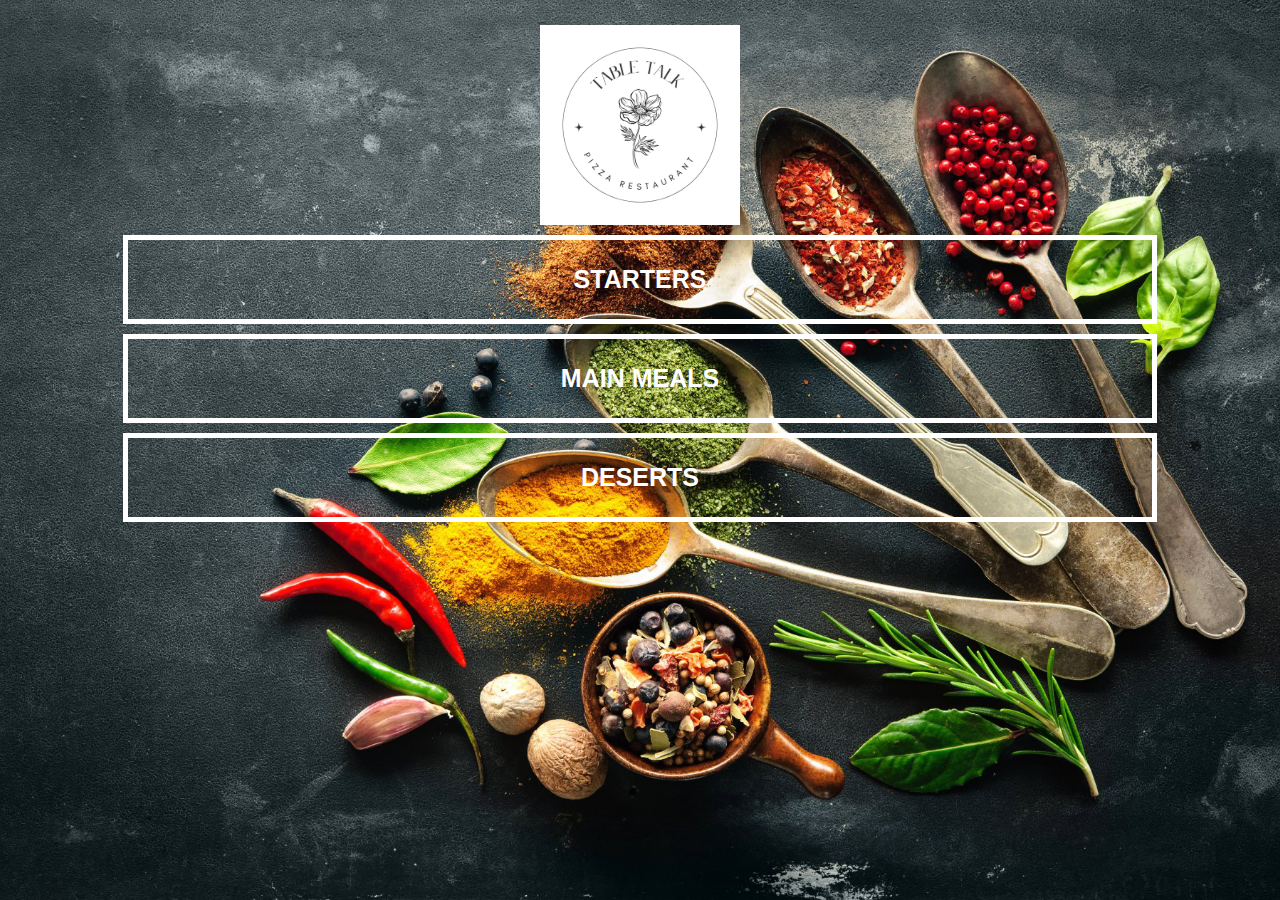
<file: index.html>
<!DOCTYPE html>
<html>
     <head>
            <title>Restaurant</title>
            <link rel="stylesheet" href="style.css">
     </head>

     <body class="body-home">
        <div id="home">
            

            <img src="images/logo.png" id="home-logo-img">
            

            <diiv class="home-menu">

                <a href="starters.html" class="home-menu-item">
                    <p>Starters</p>   
                </a>
                
                <a href="mains.html" class="home-menu-item">
                    <p>Main Meals
                    </p>
                </a>
            
                <a href="deserts.html" class="home-menu-item">
                    <p>Deserts</p>
                </a>
           
            </diiv>

        </div>

     </body>

</html>
</file>
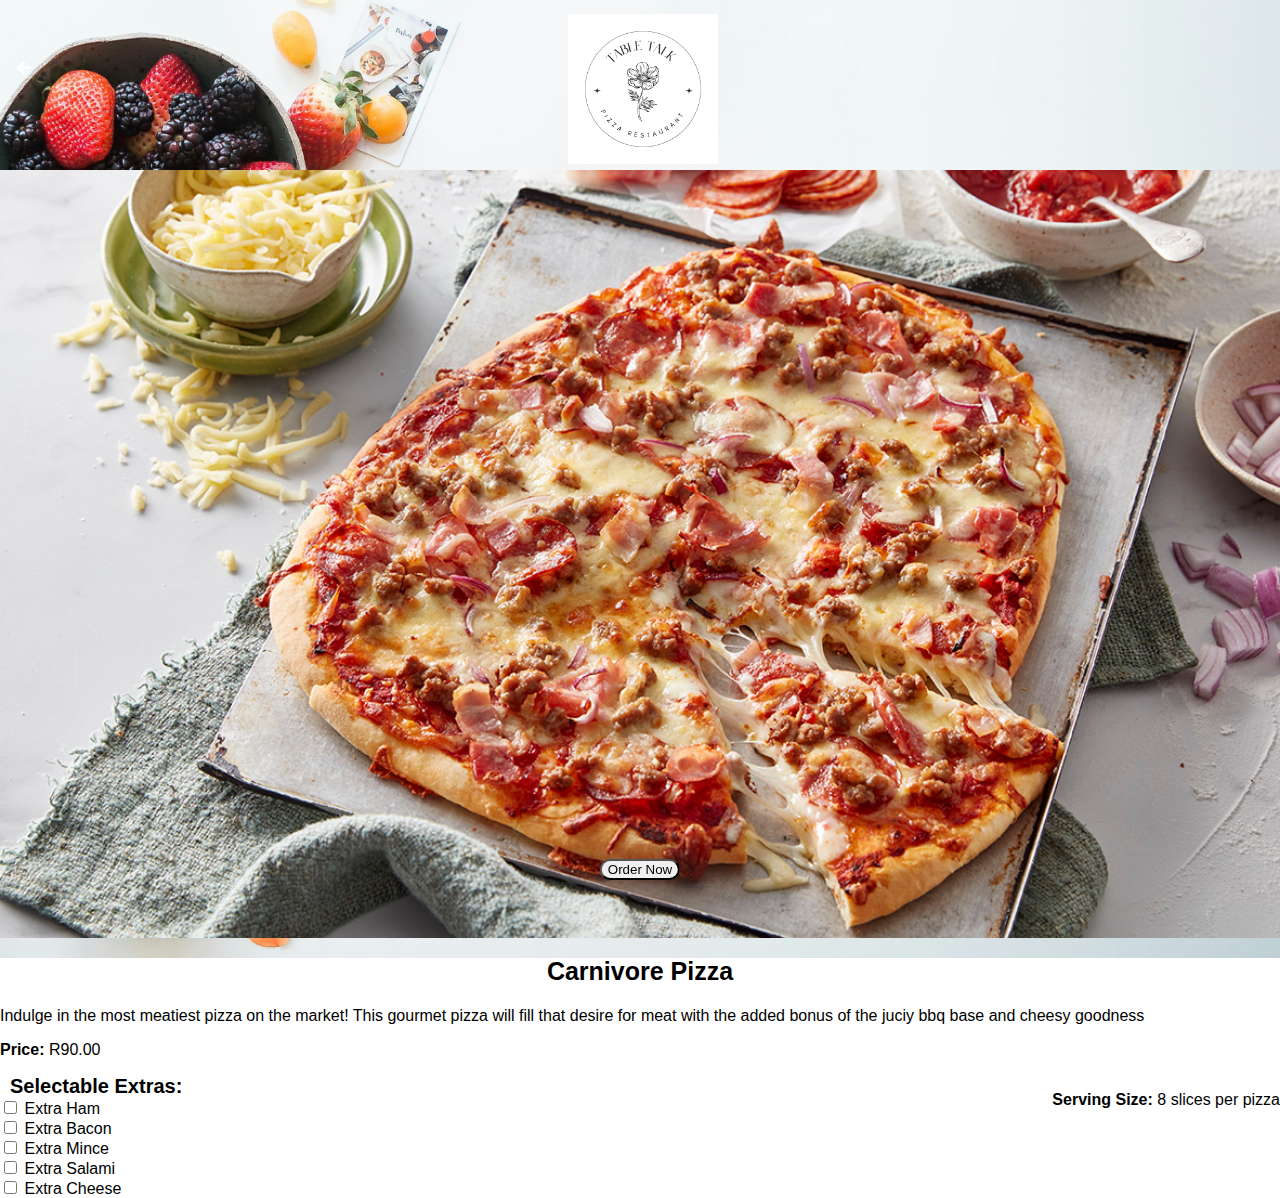
<file: carnivore.html>
<!DOCTYPE html>
<html>
     <head>
            <title>My Recipe Book | Meals | Carnivore</title>
            <link rel="stylesheet" href="style.css">
            <link rel="stylesheet" href="fontAwesome/css/all.css">
     </head>

     <body class="body-recipes">

        <div class="header">
            <a href="mains.html">
                <i class="fas fa-arrow-left"></i>
            </a>

            <img src="images/logo.png">
        </div>

        <div id="food">
           
            <div class="food-details">
                <img src="images/carni.jpg">
                
                <h1>Carnivore Pizza</h1>

                <p>Indulge in the most meatiest pizza on the market! This gourmet pizza will fill that desire for meat with
                    the added bonus of the juciy bbq base and cheesy goodness 
                </p>

                <div class="recipe-details-info">
                    <p><b>Price:  </b>  R90.00</p>
                    <p style="float: right;"><b>Serving Size: </b> 8 slices per pizza</p>
                </div>

                <div class="recipe-details-ingredients">
                    <h2>Selectable Extras: </h2>

                    <input id="check-01" type="checkbox">
                    <label for="check-01">Extra Ham</label>

                    <br>

                    <input id="check-02" type="checkbox">
                    <label for="check-02">Extra Bacon  </label>

                    <br>

                    <input id="check-03" type="checkbox">
                    <label for="check-03">Extra Mince</label>

                    <br>

                    <input id="check-04" type="checkbox">
                    <label for="check-04">Extra Salami </label>

                    <br>

                    <input id="check-05" type="checkbox">
                    <label for="check-05">Extra Cheese </label>

                    <br>
                </div>
                
                
            </div>

        </div>
        
         
         
     </body>
     <a href="Thankyou.html">
        <button class id="button">
            Order Now
        </button>
         </a> 
</html>
</file>
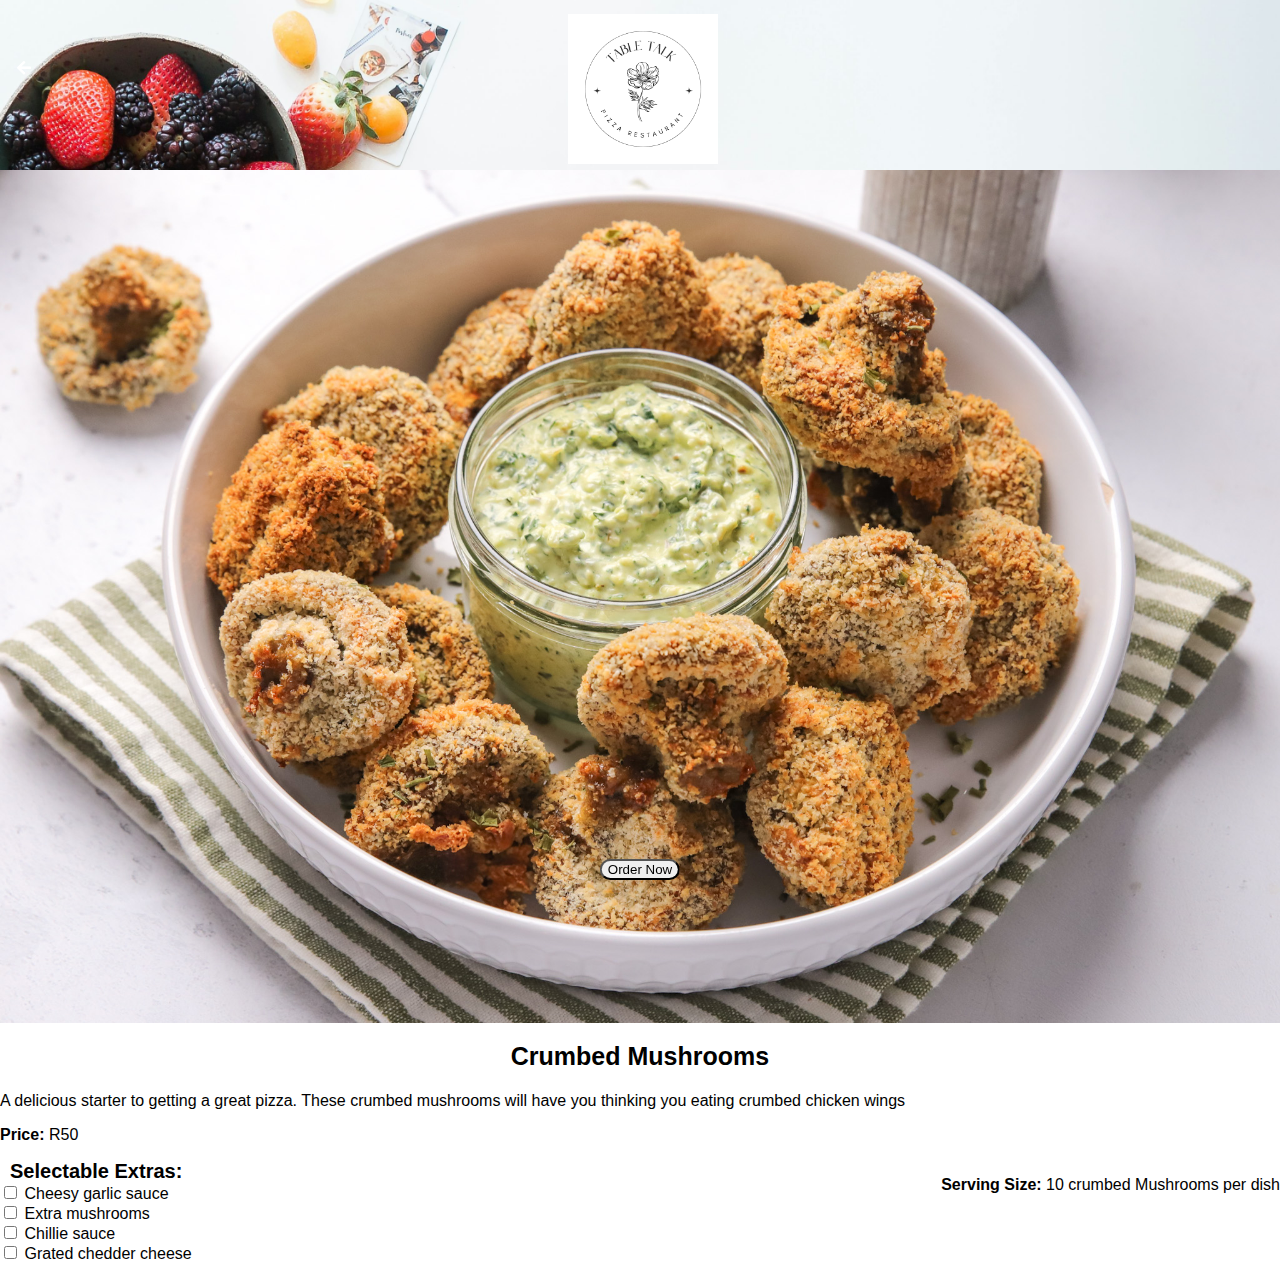
<file: crumbmushrooms.html>
<!DOCTYPE html>
<html>
     <head>
            <title>My Recipe Book | Meals | Crumbed Mushrooms</title>
            <link rel="stylesheet" href="style.css">
            <link rel="stylesheet" href="fontAwesome/css/all.css">
     </head>

     <body class="body-recipes">

        <div class="header">
            <a href="starters.html">
                <i class="fas fa-arrow-left"></i>
            </a>

            <img src="images/logo.png">
        </div>

        <div id="food">
           
            <div class="food-details">
                <img src="images/crumbed.jpg">
                
                <h1>Crumbed Mushrooms</h1>

                <p>A delicious starter to getting a great pizza. These crumbed mushrooms will have you thinking you eating
                    crumbed chicken wings
                </p>

                <div class="recipe-details-info">
                    <p><b>Price:  </b>  R50</p>
                    <p style="float: right;"><b>Serving Size: </b> 10 crumbed Mushrooms per dish</p>
                </div>

                <div class="recipe-details-ingredients">
                    <h2>Selectable Extras: </h2>

                    <input id="check-01" type="checkbox">
                    <label for="check-01">Cheesy garlic sauce</label>

                    <br>

                    <input id="check-02" type="checkbox">
                    <label for="check-02">Extra mushrooms</label>

                    <br>

                    <input id="check-03" type="checkbox">
                    <label for="check-03">Chillie sauce</label>

                    <br>

                    <input id="check-04" type="checkbox">
                    <label for="check-04">Grated chedder cheese </label>

                   
                </div>
                
                
            </div>

        </div>
        
         
         
     </body>
     <a href="Thankyou.html">
        <button class id="button">
            Order Now
        </button>
         </a>
</html>
</file>
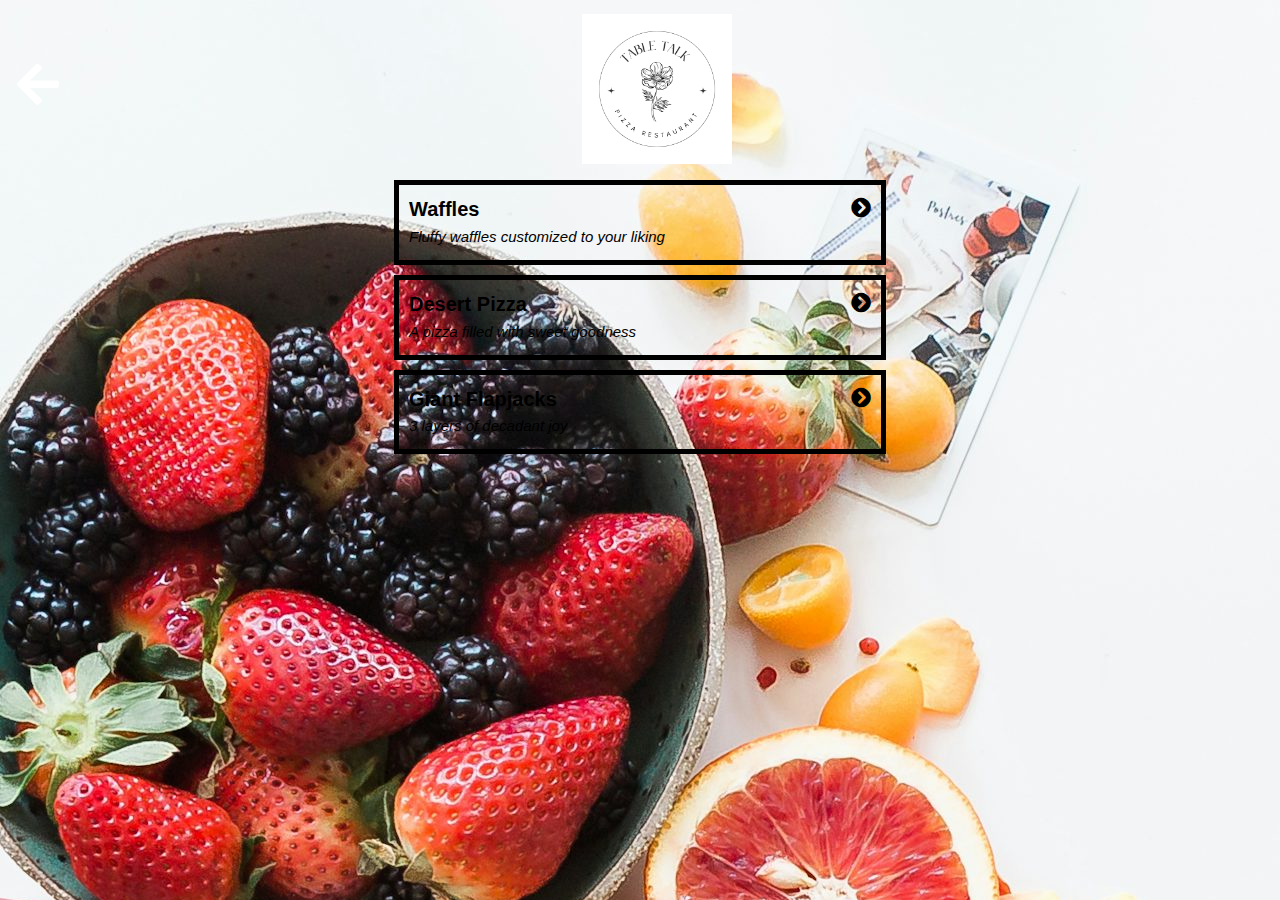
<file: deserts.html>
<!DOCTYPE html>
<html>
     <head>
            <title>My Recipe Book | Deserts</title>
            <link rel="stylesheet" href="style.css">
            <link rel="stylesheet" href="fontAwesome/css/all.css">
     </head>

     <body class="body-meals">

        <div class="header">
            <a href="index.html">
                <i class="fas fa-arrow-left fa-3x"></i>
            </a>

            <img src="images/logo.png">
        </div>

        <div id="meals">
           
            <div class="meals-list">
            
            <a href="waffles.html">
                <div class="meals-list-item">
                    <h1>Waffles <i class="fas fa-chevron-circle-right"></i></h1>
                    
                    <p>Fluffy waffles customized to your liking</p>
                </div>

                    <a href="pizza.html">
                        <div class="meals-list-item">
                            <h1>Desert Pizza<i class="fas fa-chevron-circle-right"></i></h1>
                            
                            <p>A pizza filled with sweet goodness</p>
                        </div>

                            <a href="gaintjacks.html">
                                <div class="meals-list-item">
                                    <h1>Giant Flapjacks <i class="fas fa-chevron-circle-right"></i></h1>
                                    
                                    <p>3 layers of decadant joy</p>
                                </div>
                </div>
            </a>
           </div>
           

        </div>

     </body>

</html>
</file>
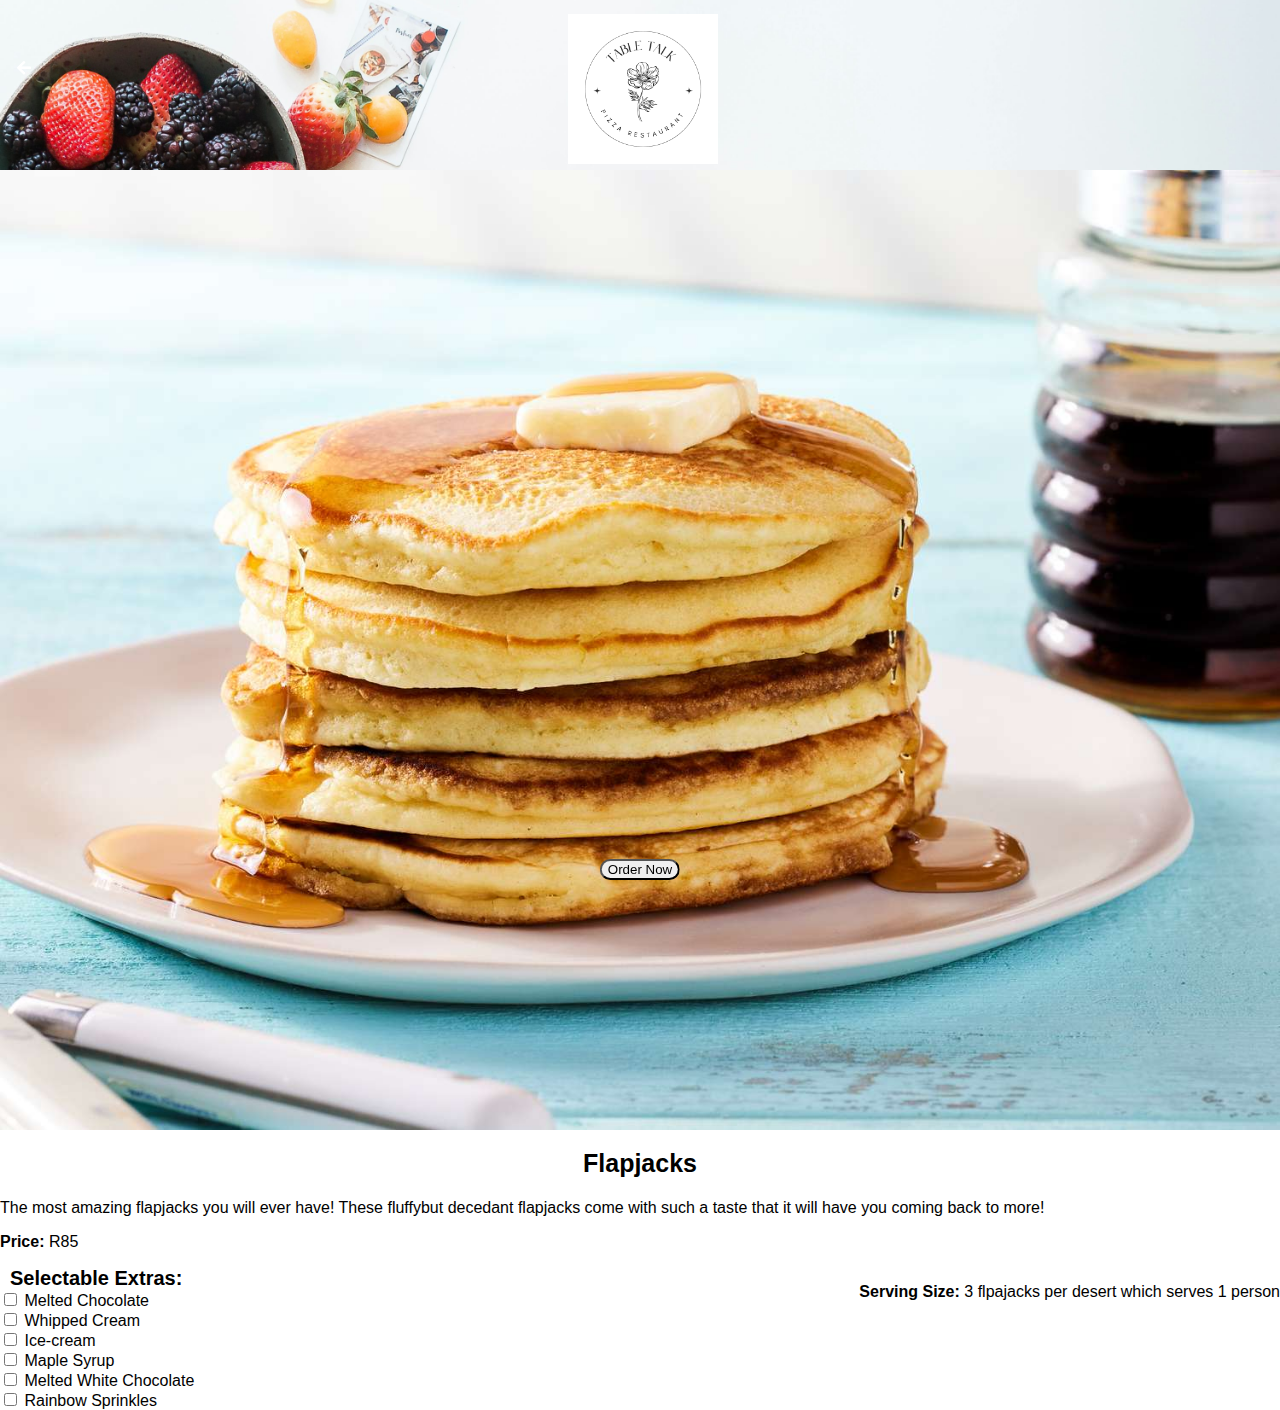
<file: gaintjacks.html>
<!DOCTYPE html>
<html>
     <head>
            <title>My Recipe Book | Meals | Giant Flapjacks</title>
            <link rel="stylesheet" href="style.css">
            <link rel="stylesheet" href="fontAwesome/css/all.css">
     </head>

     <body class="body-recipes">

        <div class="header">
            <a href="deserts.html">
                <i class="fas fa-arrow-left"></i>
            </a>

            <img src="images/logo.png">
        </div>

        <div id="food">
           
            <div class="food-details">
                <img src="images/flapjacks.jpg">
                
                <h1>Flapjacks</h1>

                <p>The most amazing flapjacks you will ever have! These fluffybut decedant flapjacks come with such a taste
                    that it will have you coming back to more!
                </p>

                <div class="recipe-details-info">
                    <p><b>Price:  </b>  R85</p>
                    <p style="float: right;"><b>Serving Size: </b> 3 flpajacks per desert which serves 1 person</p>
                </div>

                <div class="recipe-details-ingredients">
                    <h2>Selectable Extras: </h2>

                    <input id="check-01" type="checkbox">
                    <label for="check-01">Melted Chocolate</label>

                    <br>

                    <input id="check-02" type="checkbox">
                    <label for="check-02">Whipped Cream </label>

                    <br>

                    <input id="check-03" type="checkbox">
                    <label for="check-03">Ice-cream</label>

                    <br>

                    <input id="check-04" type="checkbox">
                    <label for="check-04">Maple Syrup </label>

                    <br>

                    <input id="check-05" type="checkbox">
                    <label for="check-05">Melted White Chocolate </label>

                    <br>

                    <input id="check-06" type="checkbox">
                    <label for="check-06">Rainbow Sprinkles  </label>

                    <br>
                </div>
                
                
            </div>

        </div>
        
         
         
     </body>
     <a href="Thankyou.html">
        <button class id="button">
            Order Now
        </button>
         </a> 
</html>
</file>
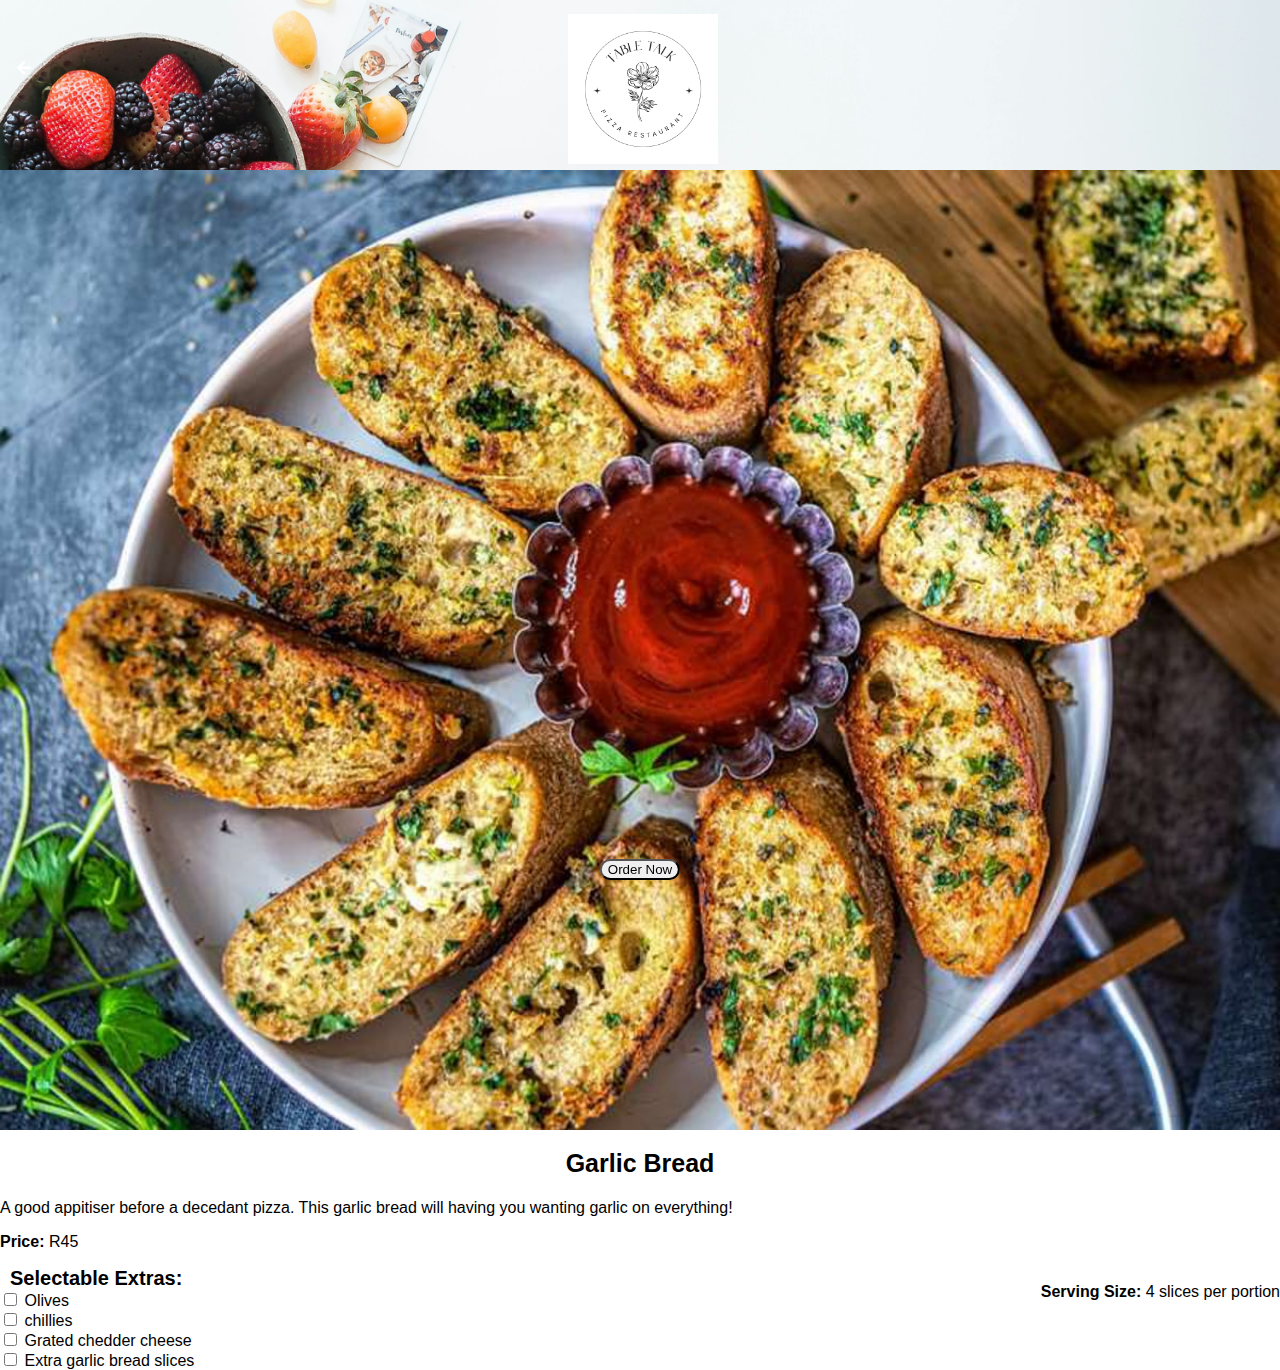
<file: garlicroll.html>
<!DOCTYPE html>
<html>
     <head>
            <title>My Recipe Book | Meals | Garlic Bread</title>
            <link rel="stylesheet" href="style.css">
            <link rel="stylesheet" href="fontAwesome/css/all.css">
     </head>

     <body class="body-recipes">

        <div class="header">
            <a href="starters.html">
                <i class="fas fa-arrow-left"></i>
            </a>

            <img src="images/logo.png">
        </div>

        <div id="food">
           
            <div class="food-details">
                <img src="images/garlicbread.jpg">
                
                <h1>Garlic Bread</h1>

                <p>A good appitiser before a decedant pizza. This garlic bread will having you wanting garlic on everything!
                </p>

                <div class="recipe-details-info">
                    <p><b>Price:  </b>  R45</p>
                    <p style="float: right;"><b>Serving Size: </b> 4 slices per portion</p>
                </div>

                <div class="recipe-details-ingredients">
                    <h2>Selectable Extras: </h2>

                    <input id="check-01" type="checkbox">
                    <label for="check-01">Olives</label>

                    <br>

                    <input id="check-02" type="checkbox">
                    <label for="check-02">chillies</label>

                    <br>

                    <input id="check-03" type="checkbox">
                    <label for="check-03">Grated chedder cheese</label>

                    <br>

                    <input id="check-04" type="checkbox">
                    <label for="check-04">Extra garlic bread slices</label>

                   
                </div>
                
                
            </div>

        </div>
        
         
         
     </body>
     <a href="Thankyou.html">
        <button class id="button">
            Order Now
        </button>
         </a> 
</html>
</file>
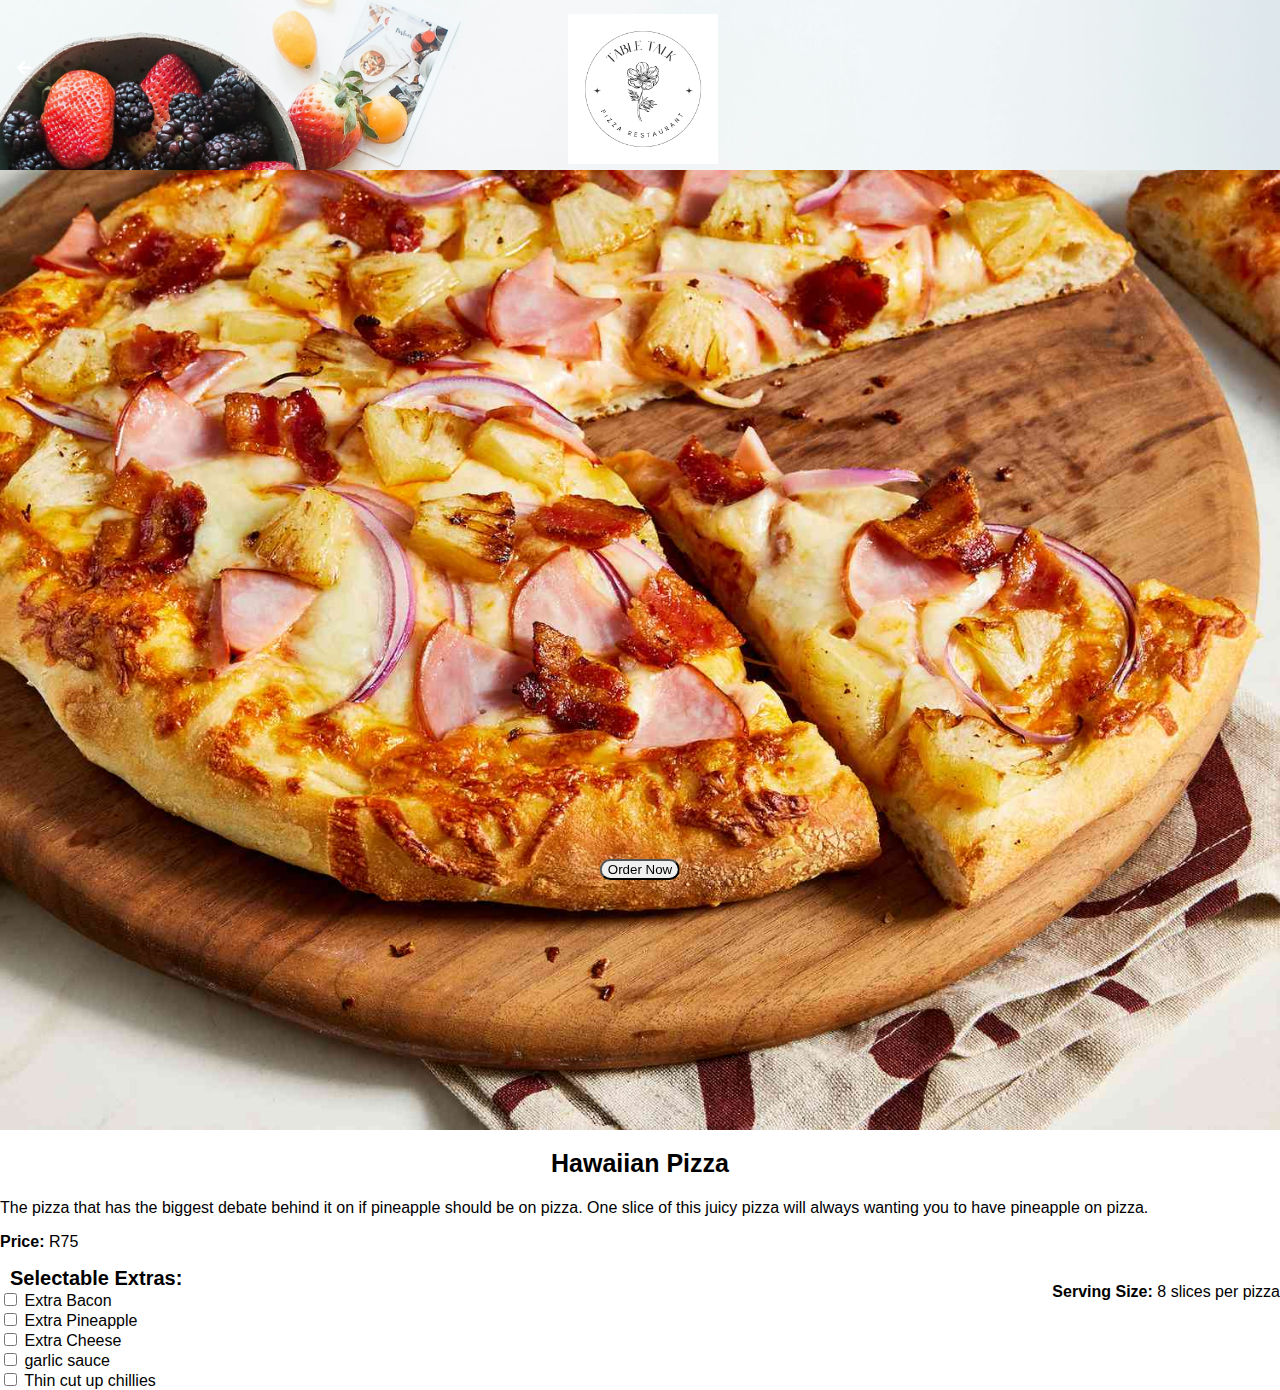
<file: hawaiian.html>
<!DOCTYPE html>
<html>
     <head>
            <title>My Recipe Book | Meals | Hawaiian</title>
            <link rel="stylesheet" href="style.css">
            <link rel="stylesheet" href="fontAwesome/css/all.css">
     </head>

     <body class="body-recipes">

        <div class="header">
            <a href="mains.html">
                <i class="fas fa-arrow-left"></i>
            </a>

            <img src="images/logo.png">
        </div>

        <div id="food">
           
            <div class="food-details">
                <img src="images/hawaiian.jpg">
                
                <h1>Hawaiian Pizza </h1>

                <p>The pizza that has the biggest debate behind it on if pineapple should be on pizza.
                    One slice of this juicy pizza will always wanting you to have pineapple on pizza.
                </p>

                <div class="recipe-details-info">
                    <p><b>Price:  </b>  R75</p>
                    <p style="float: right;"><b>Serving Size: </b> 8 slices per pizza</p>
                </div>

                <div class="recipe-details-ingredients">
                    <h2>Selectable Extras: </h2>

                    <input id="check-01" type="checkbox">
                    <label for="check-01">Extra Bacon</label>

                    <br>

                    <input id="check-02" type="checkbox">
                    <label for="check-02">Extra Pineapple </label>

                    <br>

                    <input id="check-03" type="checkbox">
                    <label for="check-03">Extra Cheese</label>

                    <br>

                    <input id="check-04" type="checkbox">
                    <label for="check-04">garlic sauce </label>

                    <br>

                    <input id="check-05" type="checkbox">
                    <label for="check-05">Thin cut up chillies </label>
                </div>
                
                
            </div>

        </div>
        
         
         
     </body>
     <a href="Thankyou.html">
        <button class id="button">
            Order Now
        </button>
         </a>
</html>
</file>
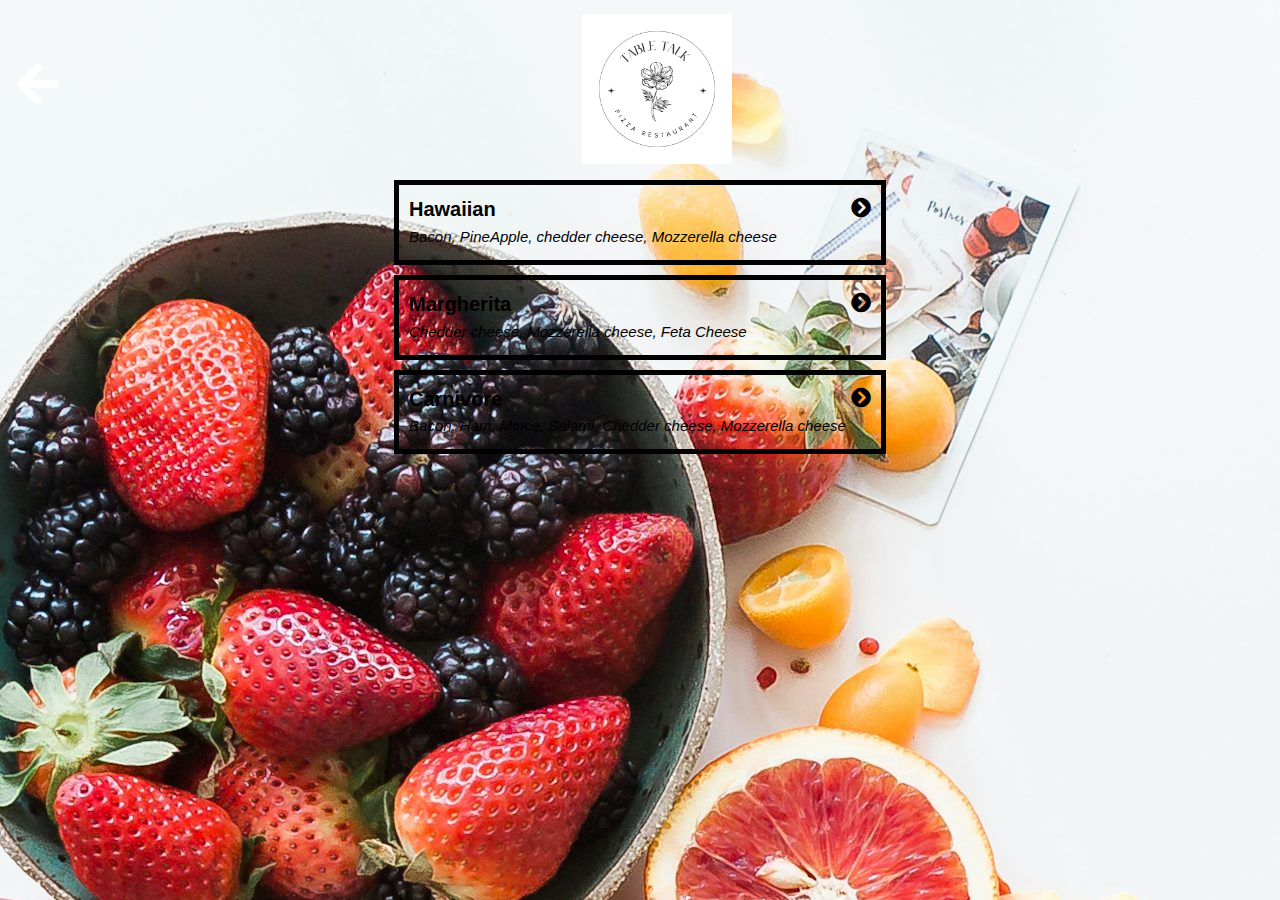
<file: mains.html>
<!DOCTYPE html>
<html>
     <head>
            <title>My Recipe Book | Meals</title>
            <link rel="stylesheet" href="style.css">
            <link rel="stylesheet" href="fontAwesome/css/all.css">
     </head>

     <body class="body-meals">

        <div class="header">
            <a href="index.html">
                <i class="fas fa-arrow-left fa-3x"></i>
            </a>

            <img src="images/logo.png">
        </div>

        <div id="meals">
           
            <div class="meals-list">
            
            <a href="hawaiian.html">
                <div class="meals-list-item">
                    <h1>Hawaiian <i class="fas fa-chevron-circle-right"></i></h1>
                    
                    <p>Bacon, PineApple, chedder cheese, Mozzerella cheese</p>
                </div>

                    <a href="margarita.html">
                        <div class="meals-list-item">
                            <h1>Margherita<i class="fas fa-chevron-circle-right"></i></h1>
                            
                            <p>Chedder cheese, Mozzerella cheese, Feta Cheese</p>
                        </div>

                            <a href="carnivore.html">
                                <div class="meals-list-item">
                                    <h1>Carnivore<i class="fas fa-chevron-circle-right"></i></h1>
                                    
                                    <p>Bacon, Ham, Mince, Salami, Chedder cheese, Mozzerella cheese </p>
                                </div>
                </div>
            </a>
           </div>
           

        </div>

     </body>

</html>
</file>
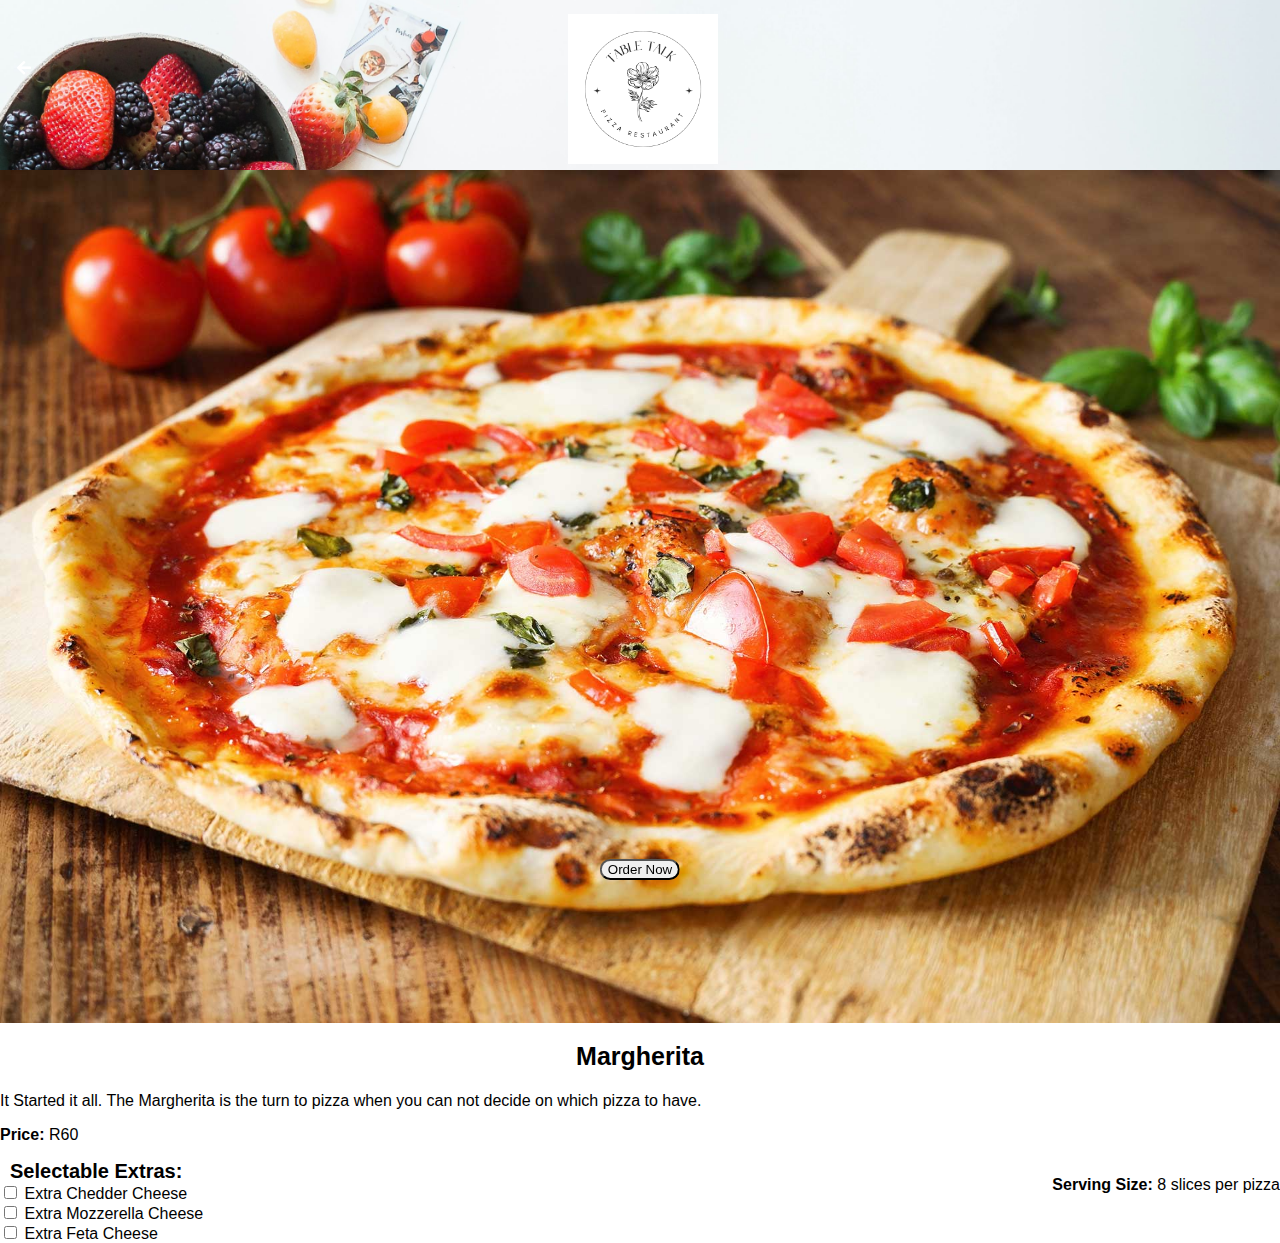
<file: margarita.html>
<!DOCTYPE html>
<html>
     <head>
            <title>My Recipe Book | Meals | Margherita</title>
            <link rel="stylesheet" href="style.css">
            <link rel="stylesheet" href="fontAwesome/css/all.css">
     </head>

     <body class="body-recipes">

        <div class="header">
            <a href="mains.html">
                <i class="fas fa-arrow-left"></i>
            </a>

            <img src="images/logo.png">
        </div>

        <div id="food">
           
            <div class="food-details">
                <img src="images/margherita.jpg">
                
                <h1>Margherita</h1>

                <p>It Started it all. The Margherita is the turn to pizza when you can not decide on which pizza to have.
                </p>

                <div class="recipe-details-info">
                    <p><b>Price:  </b>  R60</p>
                    <p style="float: right;"><b>Serving Size: </b> 8 slices per pizza</p>
                </div>

                <div class="recipe-details-ingredients">
                    <h2>Selectable Extras: </h2>

                    <input id="check-01" type="checkbox">
                    <label for="check-01">Extra Chedder Cheese</label>

                    <br>

                    <input id="check-02" type="checkbox">
                    <label for="check-02">Extra Mozzerella Cheese</label>

                    <br>

                    <input id="check-03" type="checkbox">
                    <label for="check-03">Extra Feta Cheese</label>

                </div>
                
                
            </div>

        </div>
        
         
         
     </body>
     <a href="Thankyou.html">
        <button class id="button">
            Order Now
        </button>
         </a> 
</html>
</file>
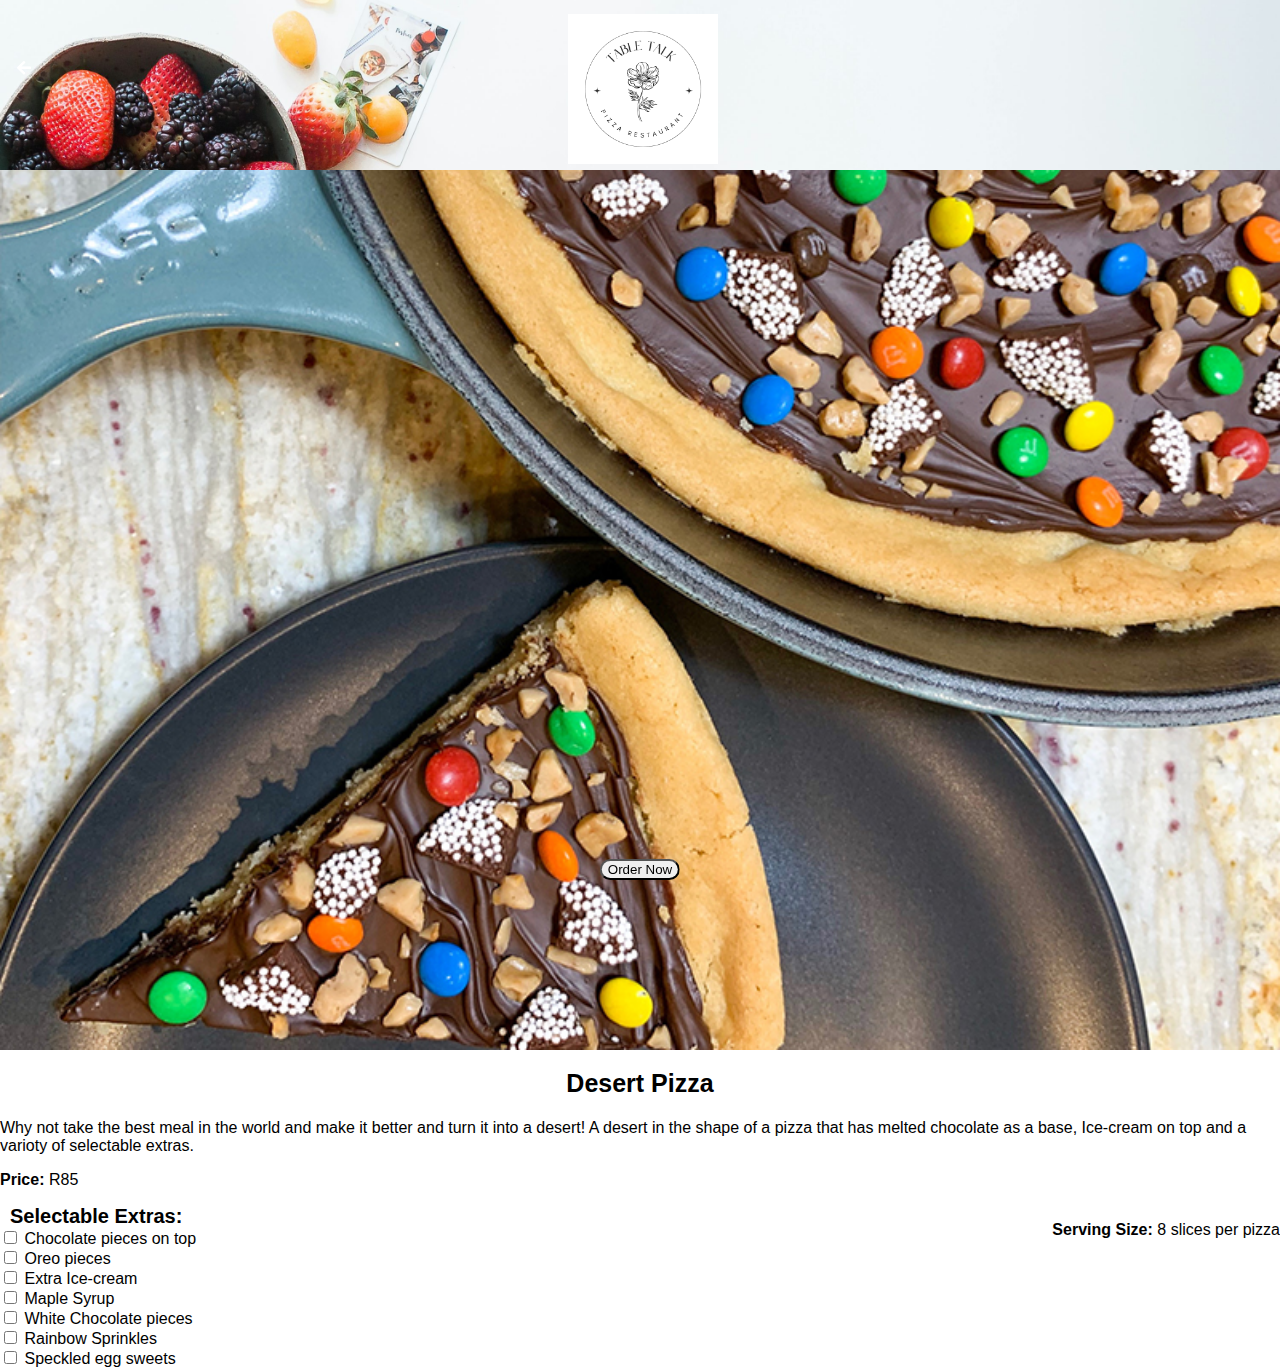
<file: pizza.html>
<!DOCTYPE html>
<html>
     <head>
            <title>My Recipe Book | Meals | Desert Pizza</title>
            <link rel="stylesheet" href="style.css">
            <link rel="stylesheet" href="fontAwesome/css/all.css">
     </head>

     <body class="body-recipes">

        <div class="header">
            <a href="deserts.html">
                <i class="fas fa-arrow-left"></i>
            </a>

            <img src="images/logo.png">
        </div>

        <div id="food">
           
            <div class="food-details">
                <img src="images/desert pizza.jpg">
                
                <h1>Desert Pizza</h1>

                <p>Why not take the best meal in the world and make it better and turn it into a desert! A desert in the shape of
                    a pizza that has melted chocolate as a base, Ice-cream on top and a varioty of selectable extras. 
                </p>

                <div class="recipe-details-info">
                    <p><b>Price:  </b>  R85</p>
                    <p style="float: right;"><b>Serving Size: </b> 8 slices per pizza</p>
                </div>

                <div class="recipe-details-ingredients">
                    <h2>Selectable Extras: </h2>

                    <input id="check-01" type="checkbox">
                    <label for="check-01">Chocolate pieces on top</label>

                    <br>

                    <input id="check-02" type="checkbox">
                    <label for="check-02">Oreo pieces </label>

                    <br>

                    <input id="check-03" type="checkbox">
                    <label for="check-03"> Extra Ice-cream</label>

                    <br>

                    <input id="check-04" type="checkbox">
                    <label for="check-04">Maple Syrup </label>

                    <br>

                    <input id="check-05" type="checkbox">
                    <label for="check-05"> White Chocolate pieces</label>

                    <br>

                    <input id="check-06" type="checkbox">
                    <label for="check-06">Rainbow Sprinkles  </label>

                    <br>

                    <input id="check-07" type="checkbox">
                    <label for="check-07">Speckled egg sweets </label>

                    
                </div>
                
                
            </div>

        </div>
        
         
         
     </body>
     <a href="Thankyou.html">
        <button class id="button">
            Order Now
        </button>
         </a>
</html>
</file>
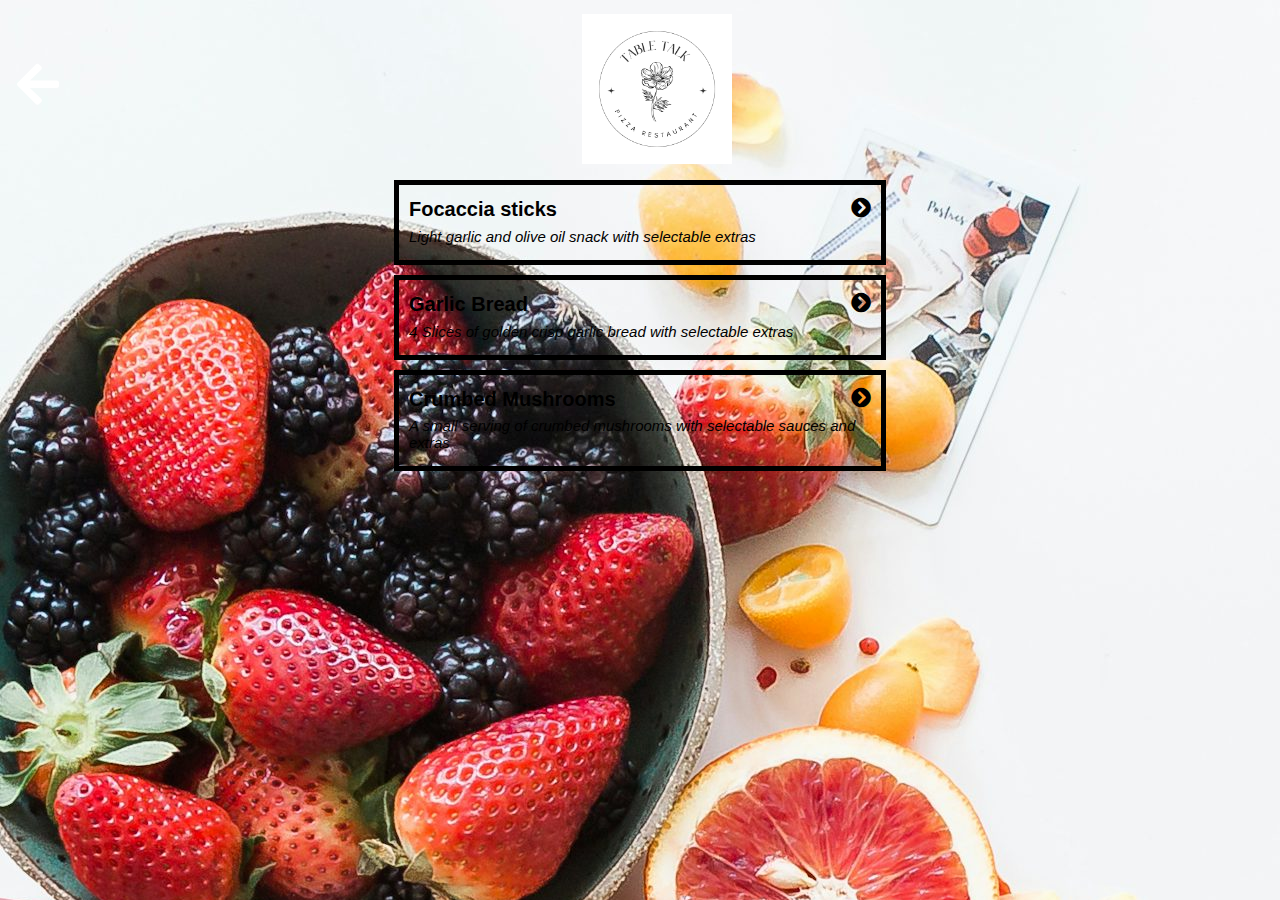
<file: starters.html>
<!DOCTYPE html>
<html>
     <head>
            <title>My Recipe Book | Deserts</title>
            <link rel="stylesheet" href="style.css">
            <link rel="stylesheet" href="fontAwesome/css/all.css">
     </head>

     <body class="body-meals">

        <div class="header">
            <a href="index.html">
                <i class="fas fa-arrow-left fa-3x"></i>
            </a>

            <img src="images/logo.png">
        </div>

        <div id="meals">
           
            <div class="meals-list">
            
            <a href="sticks.html">
                <div class="meals-list-item">
                    <h1>Focaccia sticks <i class="fas fa-chevron-circle-right"></i></h1>
                    
                    <p>Light garlic and olive oil snack with selectable extras</p>
                </div>

                    <a href="garlicroll.html">
                        <div class="meals-list-item">
                            <h1>Garlic Bread<i class="fas fa-chevron-circle-right"></i></h1>
                            
                            <p>4 Slices of golden crisp garlic bread with selectable extras</p>
                        </div>

                            <a href="crumbmushrooms.html">
                                <div class="meals-list-item">
                                    <h1>Crumbed Mushrooms<i class="fas fa-chevron-circle-right"></i></h1>
                                    
                                    <p>A small serving of crumbed mushrooms with selectable sauces and extras</p>
                                </div>
                </div>
            </a>
           </div>
           

        </div>

     </body>

</html>
</file>
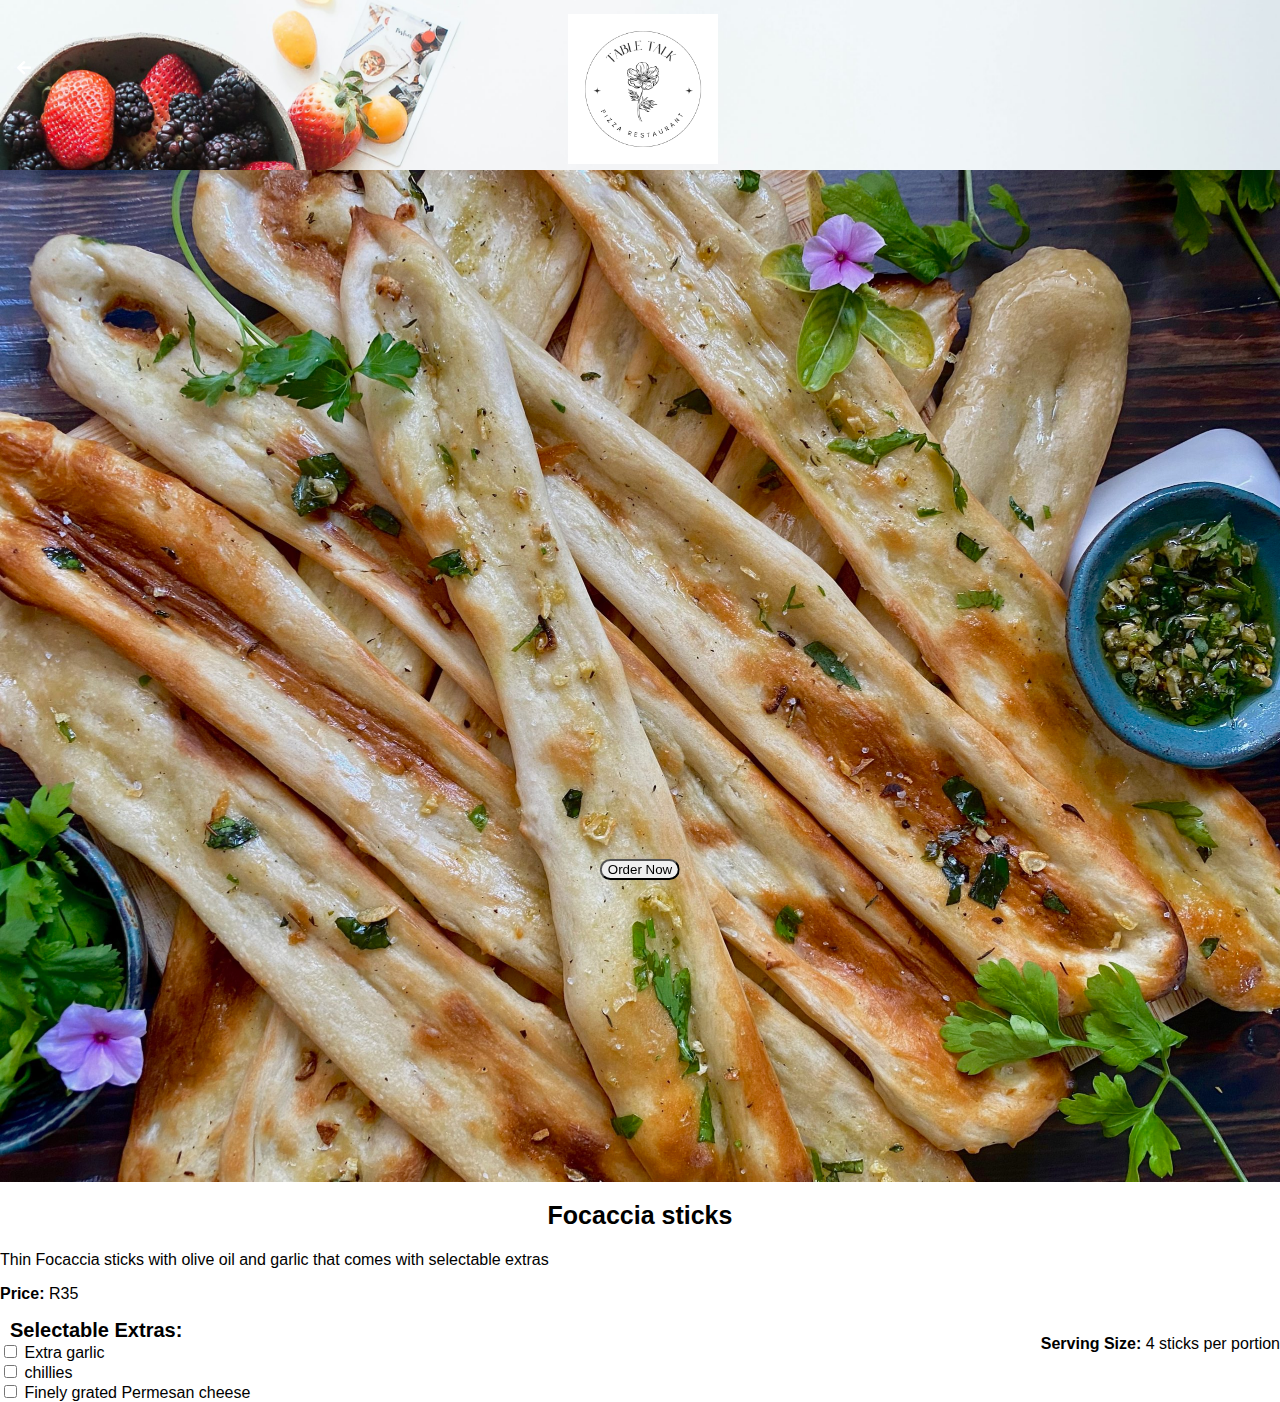
<file: sticks.html>
<!DOCTYPE html>
<html>
     <head>
            <title>My Recipe Book | Meals | Focaccia Sticks</title>
            <link rel="stylesheet" href="style.css">
            <link rel="stylesheet" href="fontAwesome/css/all.css">
     </head>

     <body class="body-recipes">

        <div class="header">
            <a href="starters.html">
                <i class="fas fa-arrow-left"></i>
            </a>

            <img src="images/logo.png">
        </div>

        <div id="food">
           
            <div class="food-details">
                <img src="images/focaccia.jpeg">
                
                <h1>Focaccia sticks</h1>

                <p>Thin Focaccia sticks with olive oil and garlic that comes with selectable extras
                </p>

                <div class="recipe-details-info">
                    <p><b>Price:  </b>  R35</p>
                    <p style="float: right;"><b>Serving Size: </b> 4 sticks per portion</p>
                </div>

                <div class="recipe-details-ingredients">
                    <h2>Selectable Extras: </h2>

                    <input id="check-01" type="checkbox">
                    <label for="check-01">Extra garlic</label>

                    <br>

                    <input id="check-02" type="checkbox">
                    <label for="check-02">chillies </label>

                    <br>

                    <input id="check-03" type="checkbox">
                    <label for="check-03">Finely grated Permesan cheese</label>

                </div>
                
                
            </div>

        </div>
        
         
         
     </body>
     <a href="Thankyou.html">
        <button class id="button">
            Order Now
        </button>
         </a>
</html>
</file>
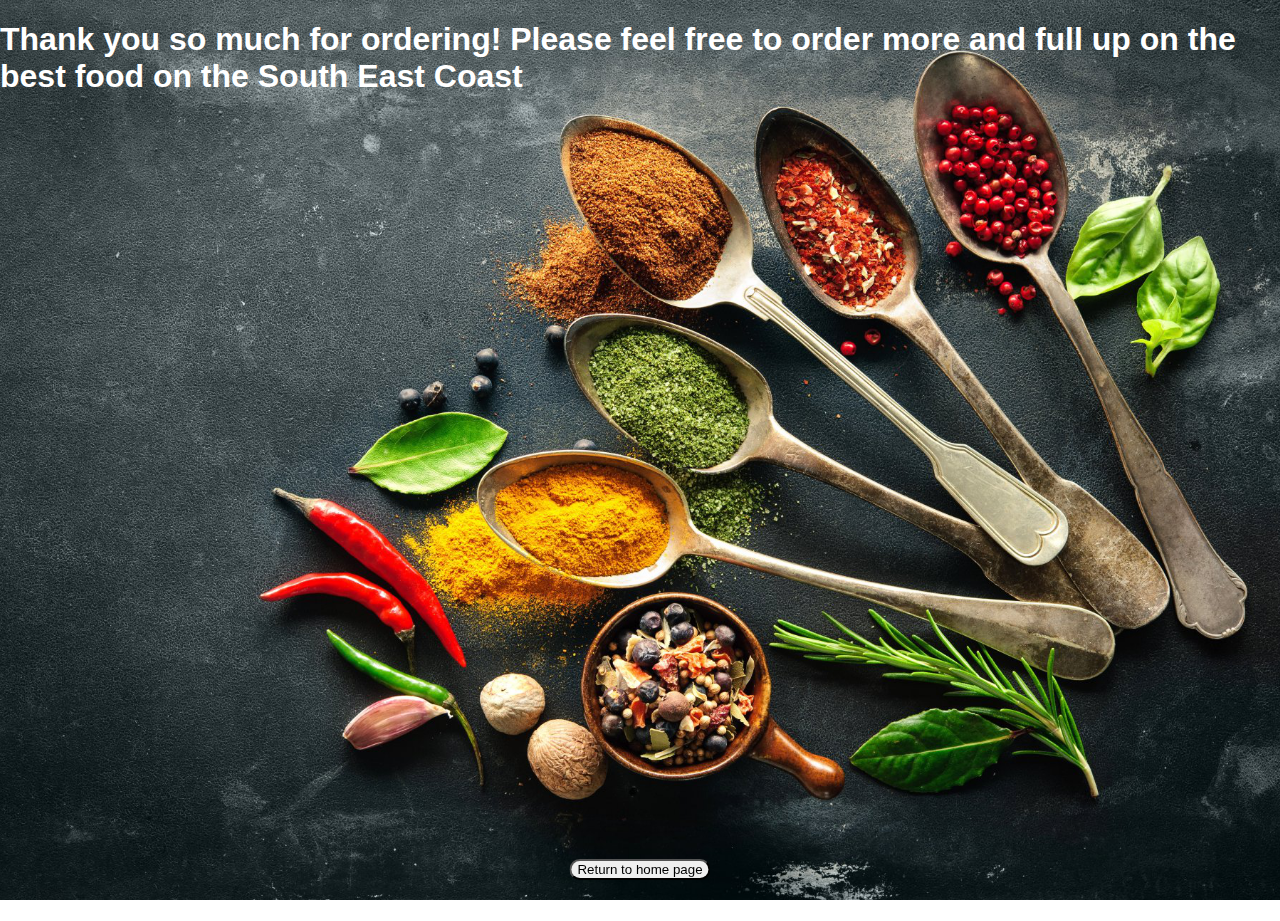
<file: Thankyou.html>
<!DOCTYPE html>
<html>
     <head>
            <title>Restaurant</title>
            <link rel="stylesheet" href="style.css">
     </head>

     <body class="body-home">
        <div id="home">
            <h1 style="color: white;">
                Thank you so much for ordering! Please feel free to order more and full up on the best food on the South East Coast
            </h1>
            
                 
             
     </body>
     <a href="index.html">
        <button class id="button">
            Return to home page
        </button>
         </a>
</html>
</file>
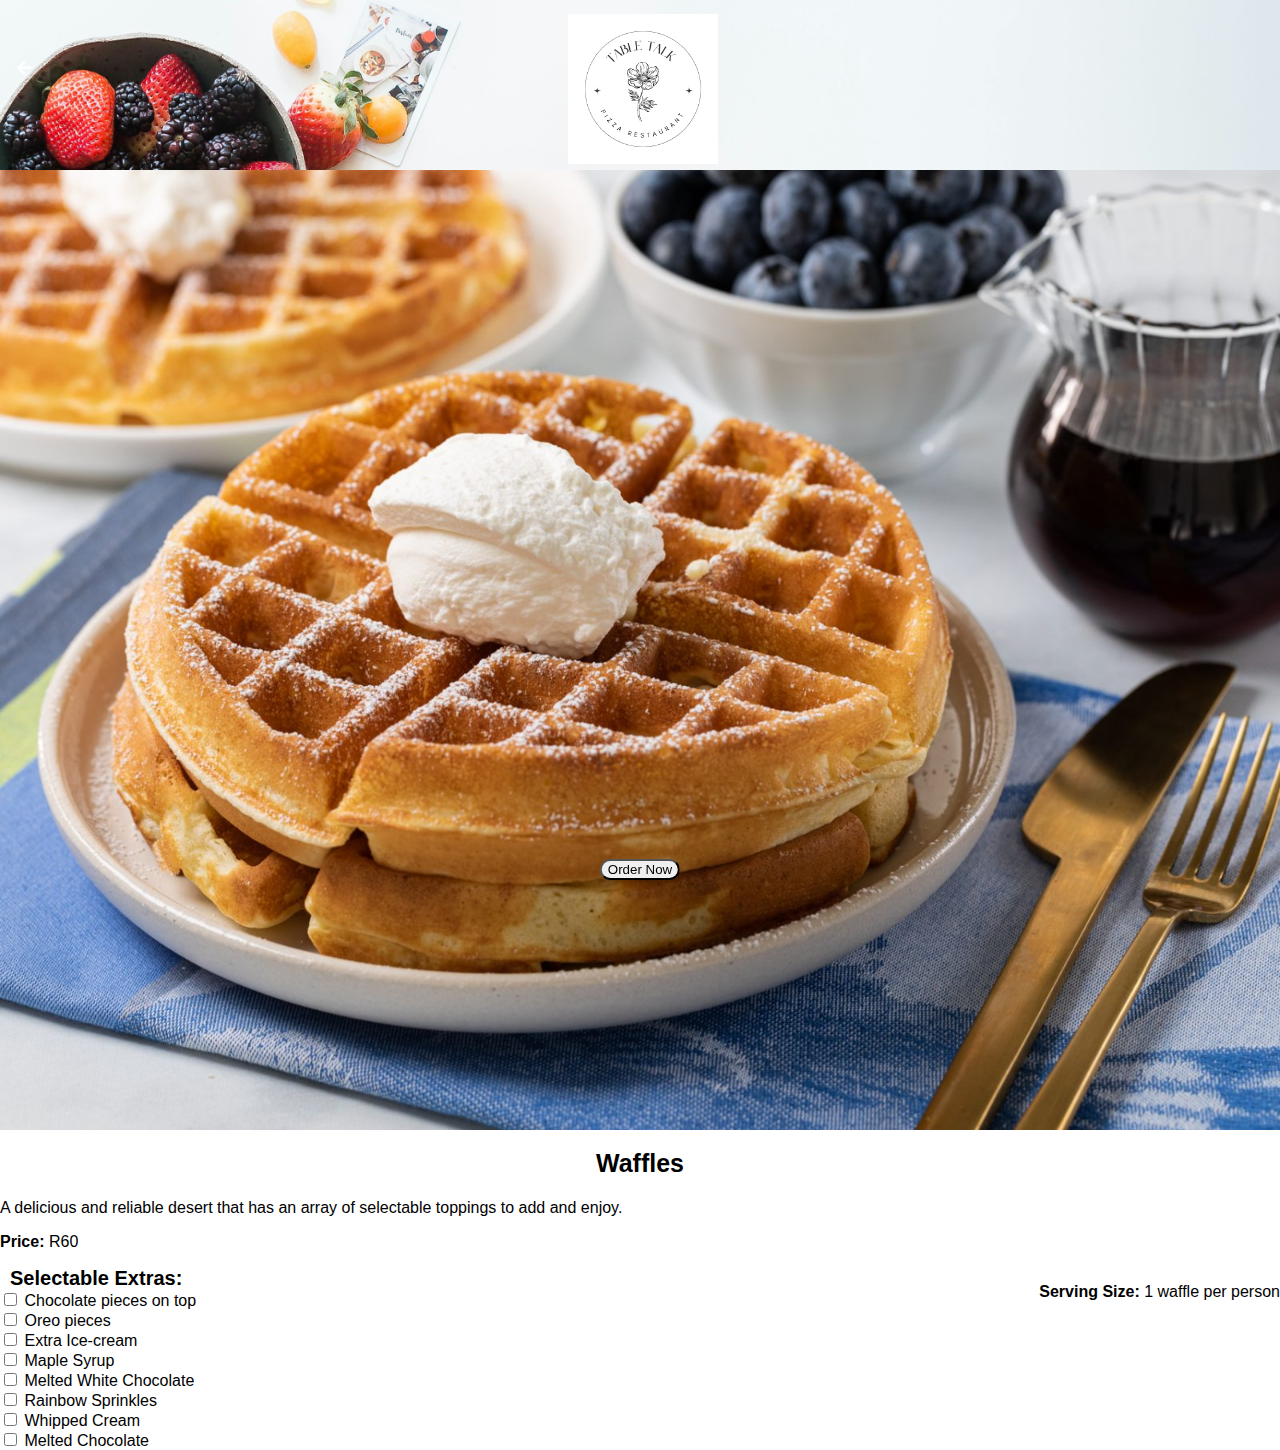
<file: waffles.html>
<!DOCTYPE html>
<html>
     <head>
            <title>My Recipe Book | Meals | Waffles</title>
            <link rel="stylesheet" href="style.css">
            <link rel="stylesheet" href="fontAwesome/css/all.css">
     </head>

     <body class="body-recipes">

        <div class="header">
            <a href="deserts.html">
                <i class="fas fa-arrow-left"></i>
            </a>

            <img src="images/logo.png">
        </div>

        <div id="food">
           
            <div class="food-details">
                <img src="images/waffle.jpg">
                
                <h1>Waffles</h1>

                <p>A delicious and reliable desert that has an array of selectable toppings to add and enjoy.
                </p>

                <div class="recipe-details-info">
                    <p><b>Price:  </b>  R60</p>
                    <p style="float: right;"><b>Serving Size: </b> 1 waffle per person</p>
                </div>

                <div class="recipe-details-ingredients">
                    <h2>Selectable Extras: </h2>

                    <input id="check-01" type="checkbox">
                    <label for="check-01">Chocolate pieces on top</label>

                    <br>

                    <input id="check-02" type="checkbox">
                    <label for="check-02">Oreo pieces </label>

                    <br>

                    <input id="check-03" type="checkbox">
                    <label for="check-03"> Extra Ice-cream</label>

                    <br>

                    <input id="check-04" type="checkbox">
                    <label for="check-04">Maple Syrup </label>

                    <br>

                    <input id="check-05" type="checkbox">
                    <label for="check-05"> Melted White Chocolate </label>

                    <br>

                    <input id="check-06" type="checkbox">
                    <label for="check-06">Rainbow Sprinkles  </label>

                    <br>

                    <input id="check-07" type="checkbox">
                    <label for="check-07"> Whipped Cream </label>

                    <br>

                    <input id="check-08" type="checkbox">
                    <label for="check-08">Melted Chocolate </label>

                    <br>

                    
                </div>
                
                
            </div>

        </div>
        
         
         
     </body>
     <a href="Thankyou.html">
        <button class id="button">
            Order Now
        </button>
         </a>
</html>
</file>
<file: style.css>
html{
    height: 100%;
}

body{
    font-family: sans-serif;

    margin: 0;
    padding: 0;

    height: 100%;
}


.body-home{
    background-image: url('images/background-1.png');
    background-position: center;
    background-attachment: fixed;
    background-repeat: no-repeat;
    background-size: cover;
}

/*=========== Home-Page ==========*/

#home-logo-img{
    width: 200px;
    height: 200px;
    display: block;
    margin: auto;
    padding: 25px 10px 10px 10px;
}

/*====== Home Page Menu =====*/

.home-menu-item{
    text-decoration: none;
    text-transform: uppercase;

    color: white;
    font-size: 25px;
    font-weight: bold;
    text-align: center;
    border: 5px solid white;

    display: block;
    margin: auto;
    margin-bottom: 10px;
    width: 80%;

}

/*=========== Meals-Page ==========*/

#meals {
    padding-top: 170px;
}


/*====== Meals-Page-Menu =====*/

.meals-list a {
    text-decoration: none;
}

.meals-list-item{
border: 5px solid black;
margin: 10px;
}

.meals-list-item h1 {
font-weight: bold;
font-size: 20px;
color: black;
padding-left: 10px;
}

.meals-list-item i {
float: right;
color: black;
padding-right: 10px;

}

.meals-list-item p {
font-size: 15px;
font-style: italic;
color: black;
margin-top: -7px;
padding-left: 10px;
}


/*=========== Header ==========*/

.header {
    

    width: 100%;
    height: 170px;
    top: 0;

     position: fixed;
     overflow: hidden;

     text-align: center;

}

.header i {
    float: left;
    padding: 60px 0px 20px 17px;
    color: #ffffff;
}

.header img {
    width: 150px;
    padding-top: 14px;
    padding-right: 25px;
    
}

/*=========== food-Page ==========*/

#food {
    padding-top: 170px;
    background-image: url('images/wallpaper2.jpg');
    background-position: center;
    background-attachment: fixed;
    background-repeat: no-repeat;
    background-size: cover;
    height: 100%;
    

}

/*====== food-Details =====*/

.food-details img {
    width: 100%;
}

.food-details h1 {
    font-size: 25px;
    text-align: center;
    
    margin: 10px;
    padding: 5px;
    color: black;
}

.food-details h2 {
    font-size: 20px;
    text-align: left;
    margin: 0;
    margin-left: 10px;
    
}

.food-details-info {
    margin-left: 25px;
    margin-right: 25px;
    
}

.food-details-info p {
    font-size: 13px;
    display: inline-block;
    
}

.food-details-ingredients label{
    line-height: 25px;
    margin-left: 10px;
    

}


/*=========== Order-button ==========*/

#button{
    position: fixed;
    bottom: 20px;
    left: 50%;
    transform: translateX(-50%);
    border-radius: 15px;
}




/*=========== Responsive Layout ==========*/

@media only screen and (min-width: 600px) {
    #meals{
        width: 80%;
        margin: auto;
        
    }
    
    #recipe {
        width: 80%;
        margin: auto;
    }
  
    
}

@media only screen and (min-width: 1000px) {
    #meals{
        width: 40%;
        margin: auto;
    }
    
    #recipe {
        width: 40%;
        margin: auto;
    }

    

}

@media only screen and (min-width: 720px) {
    .body-home{
        background-image: url('images/background-1.png');
    }
    .body-meals{
        background-image: url('images/wallpaper2.jpg');
    }
 
 
}
</file>
